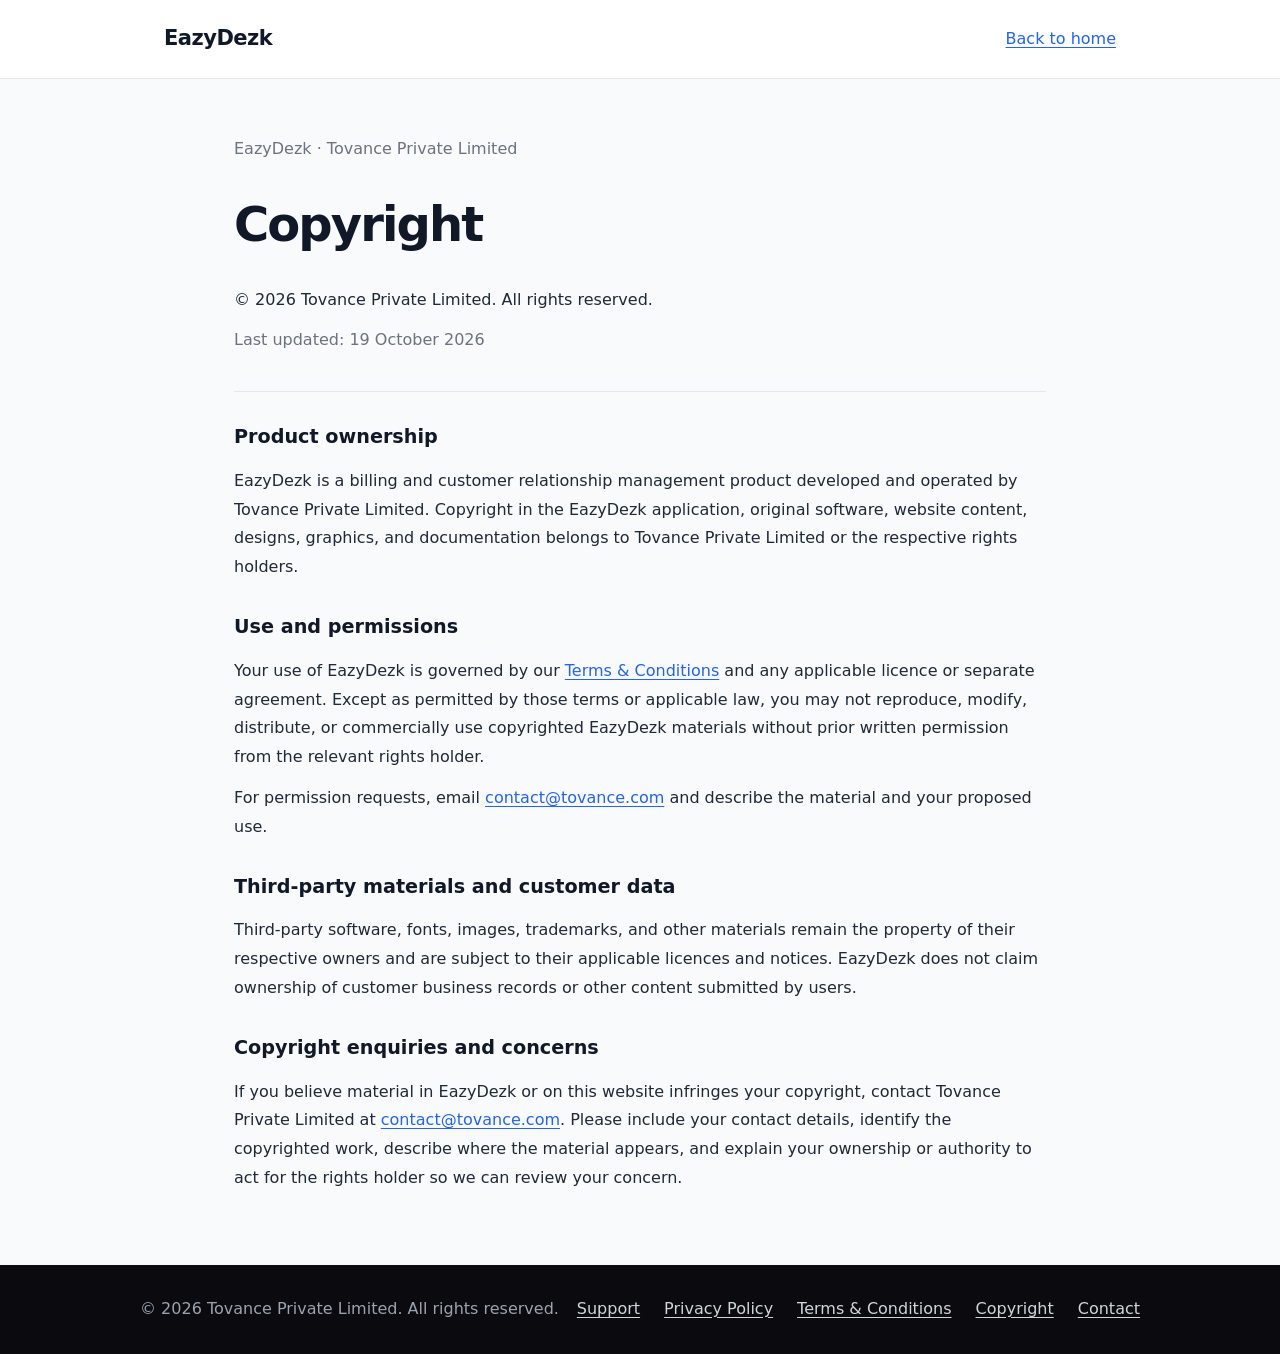
<file: copyright.html>
<!DOCTYPE html>
<html lang="en">
<head>
<meta charset="UTF-8">
<meta name="viewport" content="width=device-width, initial-scale=1">
<meta name="description" content="Copyright and ownership information for EazyDezk, developed by Tovance Private Limited. Contact us about permissions or copyright concerns.">
<title>Copyright | EazyDezk</title>
<link rel="stylesheet" href="legal.css">
</head>
<body>
<a class="skip" href="#main">Skip to content</a>
<header><nav aria-label="Main navigation"><a class="brand" href="index.html">EazyDezk</a><a href="index.html">Back to home</a></nav></header>
<main id="main">
  <div class="intro">
    <p class="meta">EazyDezk · Tovance Private Limited</p>
    <h1>Copyright</h1>
    <p>© 2026 Tovance Private Limited. All rights reserved.</p>
    <p class="meta">Last updated: 19 October 2026</p>
  </div>
  <section aria-labelledby="ownership">
    <h2 id="ownership">Product ownership</h2>
    <p>EazyDezk is a billing and customer relationship management product developed and operated by Tovance Private Limited. Copyright in the EazyDezk application, original software, website content, designs, graphics, and documentation belongs to Tovance Private Limited or the respective rights holders.</p>
  </section>
  <section aria-labelledby="permissions">
    <h2 id="permissions">Use and permissions</h2>
    <p>Your use of EazyDezk is governed by our <a href="terms-and-conditions.html">Terms &amp; Conditions</a> and any applicable licence or separate agreement. Except as permitted by those terms or applicable law, you may not reproduce, modify, distribute, or commercially use copyrighted EazyDezk materials without prior written permission from the relevant rights holder.</p>
    <p>For permission requests, email <a href="mailto:contact@tovance.com?subject=EazyDezk%20Copyright%20Permission">contact@tovance.com</a> and describe the material and your proposed use.</p>
  </section>
  <section aria-labelledby="third-party">
    <h2 id="third-party">Third-party materials and customer data</h2>
    <p>Third-party software, fonts, images, trademarks, and other materials remain the property of their respective owners and are subject to their applicable licences and notices. EazyDezk does not claim ownership of customer business records or other content submitted by users.</p>
  </section>
  <section aria-labelledby="concerns">
    <h2 id="concerns">Copyright enquiries and concerns</h2>
    <p>If you believe material in EazyDezk or on this website infringes your copyright, contact Tovance Private Limited at <a href="mailto:contact@tovance.com?subject=EazyDezk%20Copyright%20Concern">contact@tovance.com</a>. Please include your contact details, identify the copyrighted work, describe where the material appears, and explain your ownership or authority to act for the rights holder so we can review your concern.</p>
  </section>
</main>
<footer><div class="wrap"><span>© 2026 Tovance Private Limited. All rights reserved.</span><div class="links"><a href="support.html">Support</a><a href="privacy-policy.html">Privacy Policy</a><a href="terms-and-conditions.html">Terms &amp; Conditions</a><a href="copyright.html" aria-current="page">Copyright</a><a href="mailto:contact@tovance.com">Contact</a></div></div></footer>
</body>
</html>
</file>
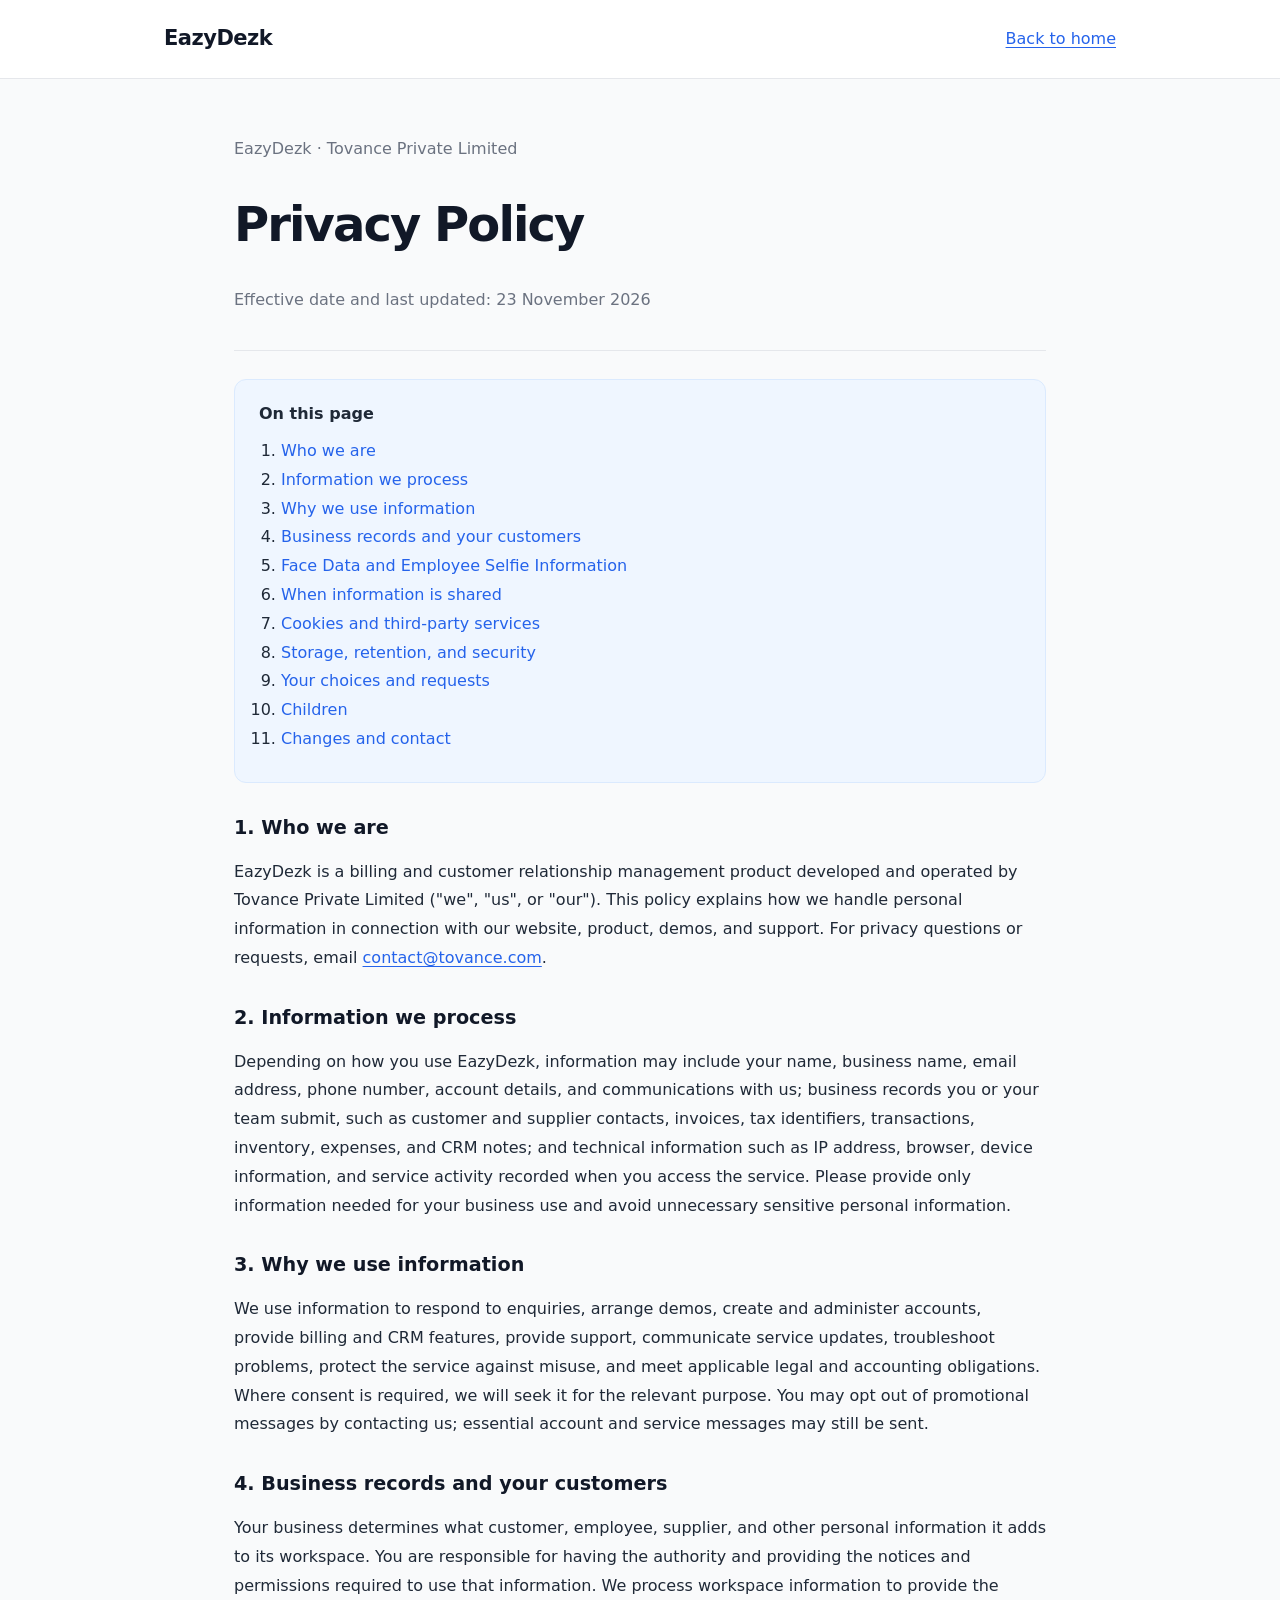
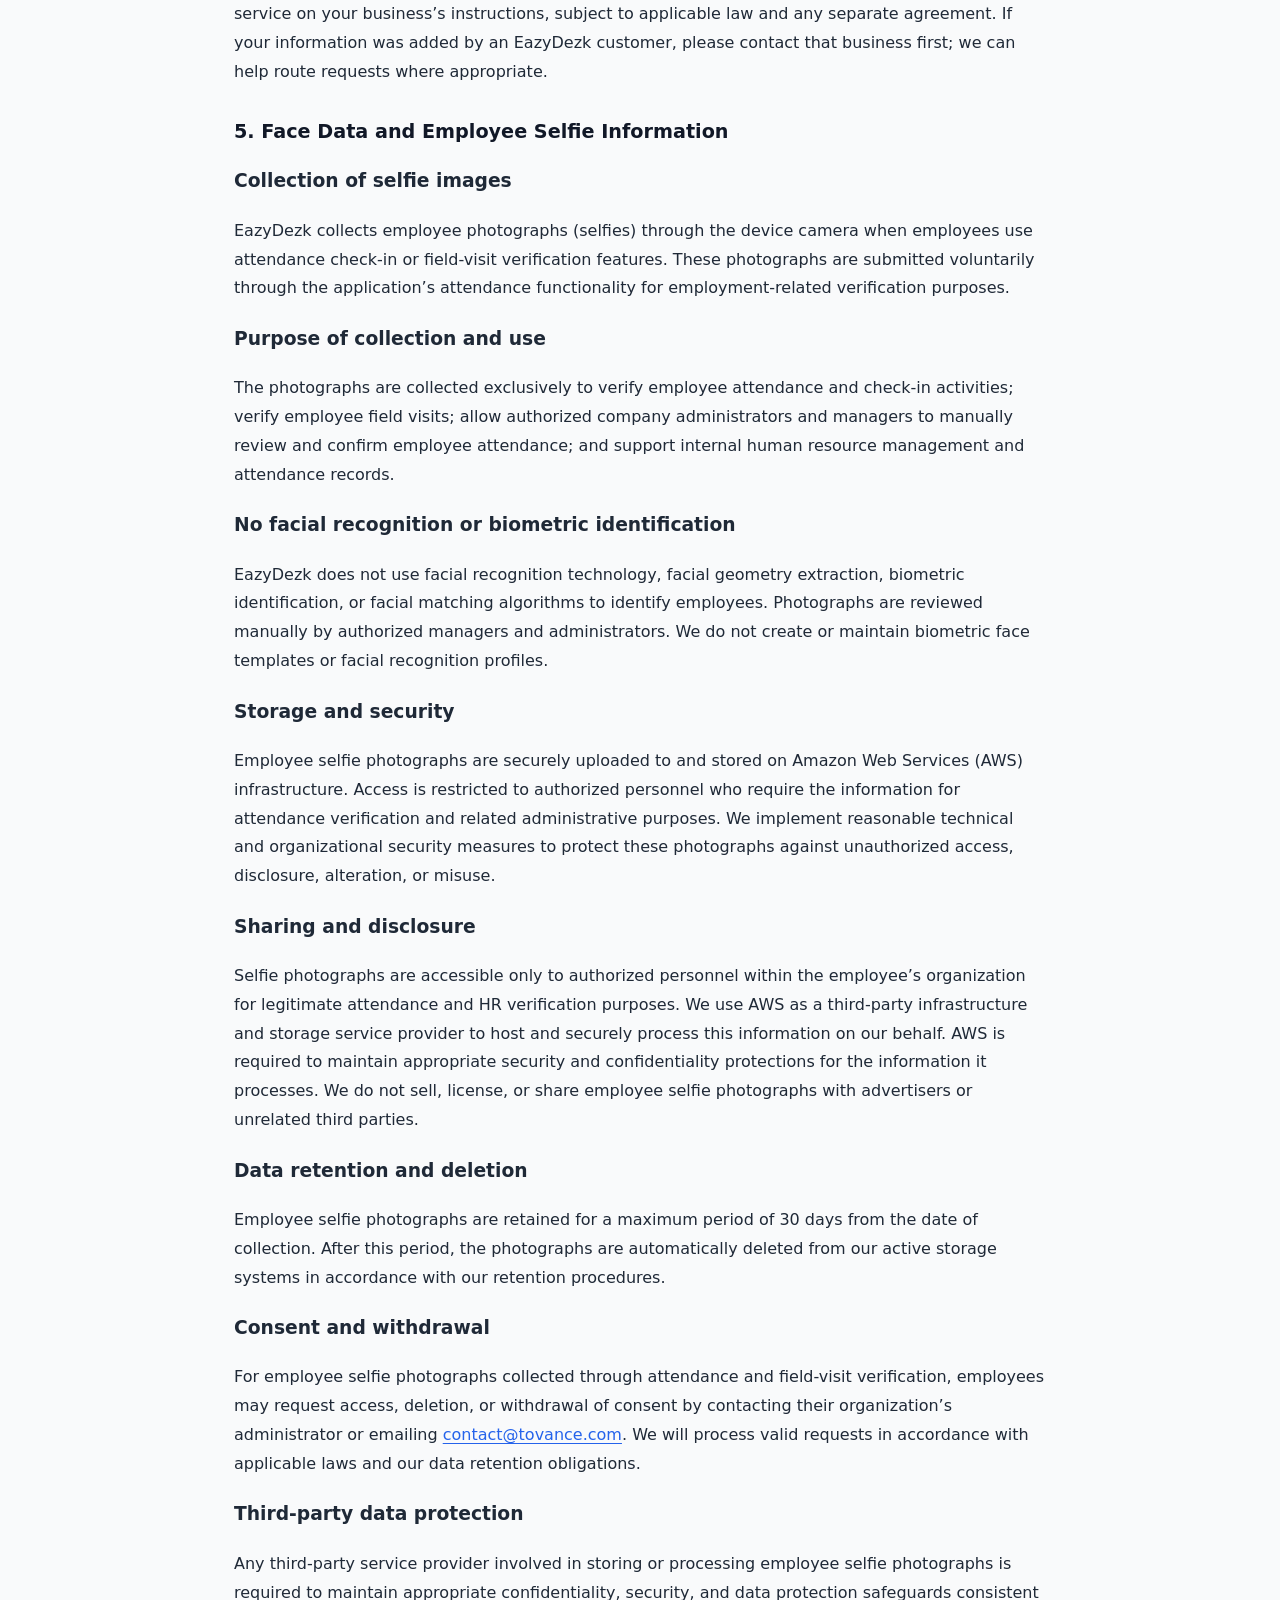
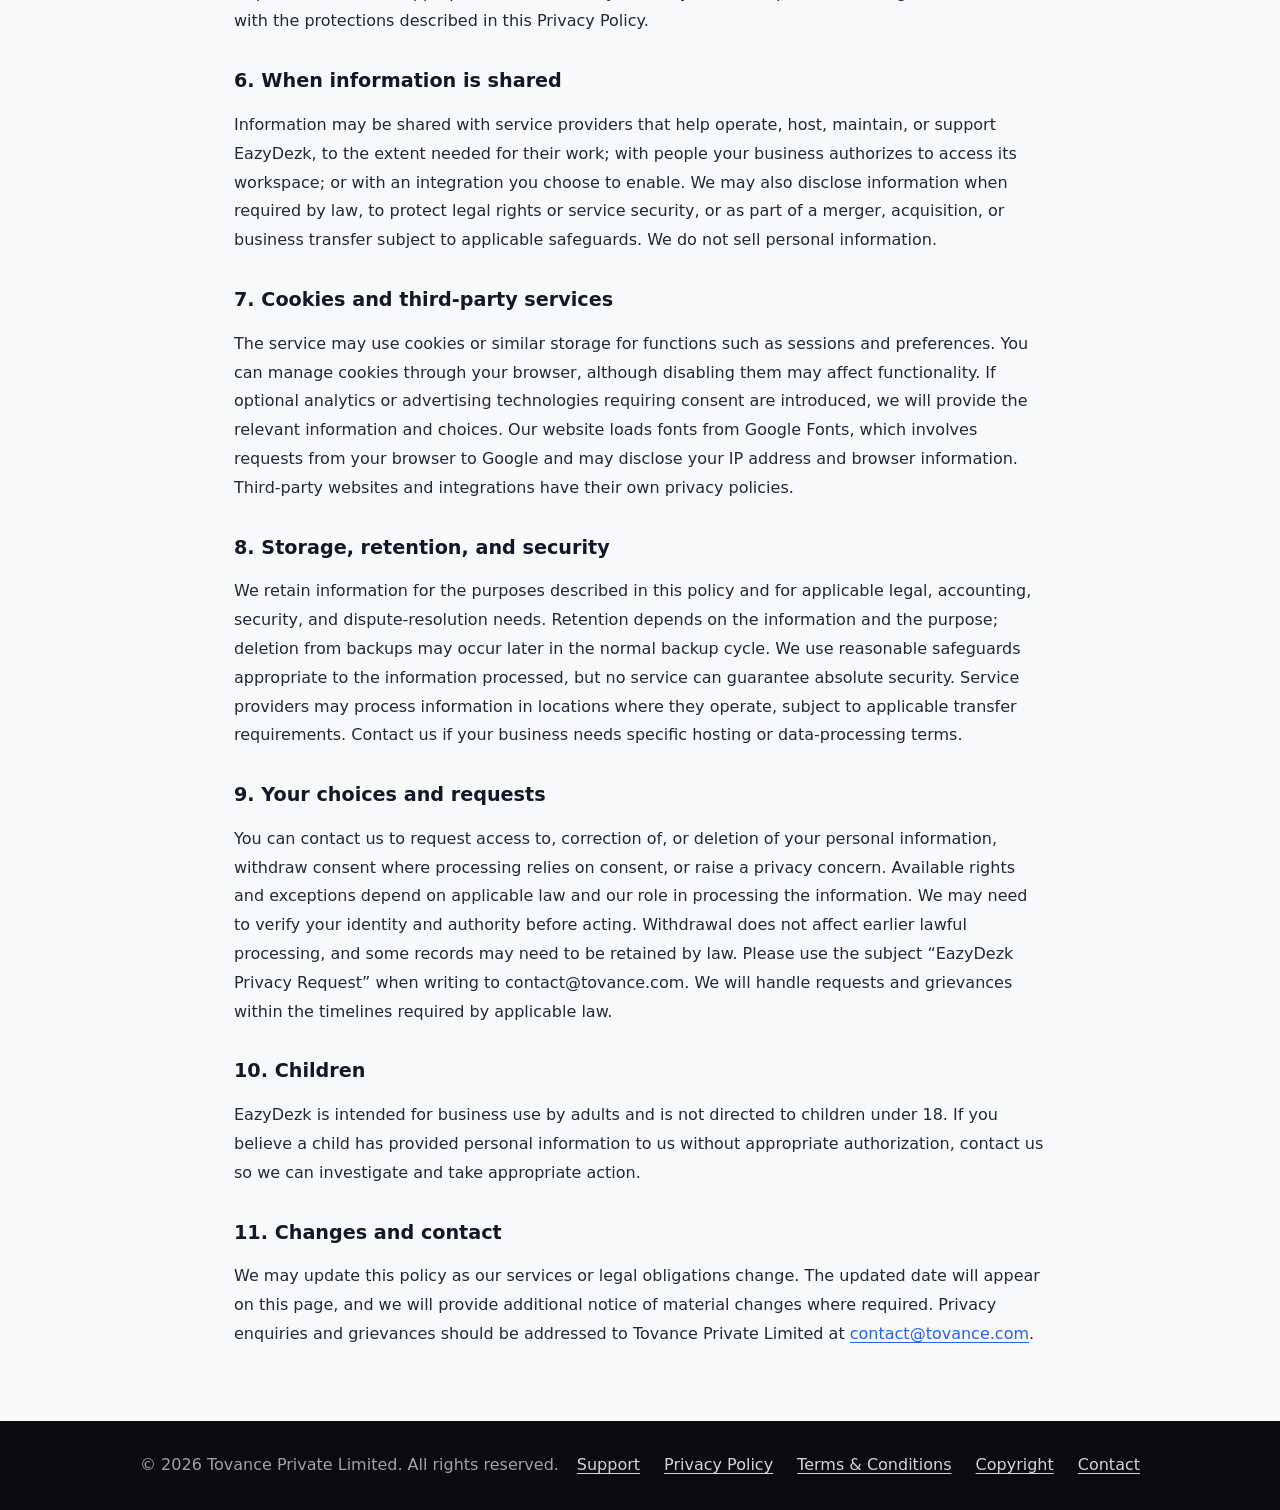
<file: privacy-policy.html>
<!DOCTYPE html>
<html lang="en"><head><meta charset="UTF-8"><meta name="viewport" content="width=device-width, initial-scale=1"><meta name="description" content="Privacy Policy for EazyDezk, a product developed by Tovance Private Limited."><title>Privacy Policy | EazyDezk</title><link rel="stylesheet" href="legal.css"></head>
<body><a class="skip" href="#main">Skip to content</a><header><nav aria-label="Main navigation"><a class="brand" href="index.html">EazyDezk</a><a href="index.html">Back to home</a></nav></header>
<main id="main"><div class="intro"><p class="meta">EazyDezk · Tovance Private Limited</p><h1>Privacy Policy</h1><p class="meta">Effective date and last updated: 23 November 2026</p></div><div class="contents"><strong>On this page</strong><ol><li><a href="#section-1">Who we are</a></li><li><a href="#section-2">Information we process</a></li><li><a href="#section-3">Why we use information</a></li><li><a href="#section-4">Business records and your customers</a></li><li><a href="#section-5">Face Data and Employee Selfie Information</a></li><li><a href="#section-7">When information is shared</a></li><li><a href="#section-8">Cookies and third-party services</a></li><li><a href="#section-9">Storage, retention, and security</a></li><li><a href="#section-10">Your choices and requests</a></li><li><a href="#section-10">Children</a></li><li><a href="#section-11">Changes and contact</a></li></ol></div><section id="section-1" aria-labelledby="heading-1"><h2 id="heading-1">1. Who we are</h2><p>EazyDezk is a billing and customer relationship management product developed and operated by Tovance Private Limited ("we", "us", or "our"). This policy explains how we handle personal information in connection with our website, product, demos, and support. For privacy questions or requests, email <a href="mailto:contact@tovance.com">contact@tovance.com</a>.</p></section>
<section id="section-2" aria-labelledby="heading-2"><h2 id="heading-2">2. Information we process</h2><p>Depending on how you use EazyDezk, information may include your name, business name, email address, phone number, account details, and communications with us; business records you or your team submit, such as customer and supplier contacts, invoices, tax identifiers, transactions, inventory, expenses, and CRM notes; and technical information such as IP address, browser, device information, and service activity recorded when you access the service. Please provide only information needed for your business use and avoid unnecessary sensitive personal information.</p></section>
<section id="section-3" aria-labelledby="heading-3"><h2 id="heading-3">3. Why we use information</h2><p>We use information to respond to enquiries, arrange demos, create and administer accounts, provide billing and CRM features, provide support, communicate service updates, troubleshoot problems, protect the service against misuse, and meet applicable legal and accounting obligations. Where consent is required, we will seek it for the relevant purpose. You may opt out of promotional messages by contacting us; essential account and service messages may still be sent.</p></section>
<section id="section-4" aria-labelledby="heading-4"><h2 id="heading-4">4. Business records and your customers</h2><p>Your business determines what customer, employee, supplier, and other personal information it adds to its workspace. You are responsible for having the authority and providing the notices and permissions required to use that information. We process workspace information to provide the service on your business’s instructions, subject to applicable law and any separate agreement. If your information was added by an EazyDezk customer, please contact that business first; we can help route requests where appropriate.</p></section>
<section id="section-5" aria-labelledby="heading-5"><h2 id="heading-5">5. Face Data and Employee Selfie Information</h2><h3>Collection of selfie images</h3><p>EazyDezk collects employee photographs (selfies) through the device camera when employees use attendance check-in or field-visit verification features. These photographs are submitted voluntarily through the application’s attendance functionality for employment-related verification purposes.</p><h3>Purpose of collection and use</h3><p>The photographs are collected exclusively to verify employee attendance and check-in activities; verify employee field visits; allow authorized company administrators and managers to manually review and confirm employee attendance; and support internal human resource management and attendance records.</p><h3>No facial recognition or biometric identification</h3><p>EazyDezk does not use facial recognition technology, facial geometry extraction, biometric identification, or facial matching algorithms to identify employees. Photographs are reviewed manually by authorized managers and administrators. We do not create or maintain biometric face templates or facial recognition profiles.</p><h3>Storage and security</h3><p>Employee selfie photographs are securely uploaded to and stored on Amazon Web Services (AWS) infrastructure. Access is restricted to authorized personnel who require the information for attendance verification and related administrative purposes. We implement reasonable technical and organizational security measures to protect these photographs against unauthorized access, disclosure, alteration, or misuse.</p><h3>Sharing and disclosure</h3><p>Selfie photographs are accessible only to authorized personnel within the employee’s organization for legitimate attendance and HR verification purposes. We use AWS as a third-party infrastructure and storage service provider to host and securely process this information on our behalf. AWS is required to maintain appropriate security and confidentiality protections for the information it processes. We do not sell, license, or share employee selfie photographs with advertisers or unrelated third parties.</p><h3>Data retention and deletion</h3><p>Employee selfie photographs are retained for a maximum period of 30 days from the date of collection. After this period, the photographs are automatically deleted from our active storage systems in accordance with our retention procedures.</p><h3>Consent and withdrawal</h3><p>For employee selfie photographs collected through attendance and field-visit verification, employees may request access, deletion, or withdrawal of consent by contacting their organization’s administrator or emailing <a href="mailto:contact@tovance.com?subject=EazyDezk%20Privacy%20Request">contact@tovance.com</a>. We will process valid requests in accordance with applicable laws and our data retention obligations.</p><h3>Third-party data protection</h3><p>Any third-party service provider involved in storing or processing employee selfie photographs is required to maintain appropriate confidentiality, security, and data protection safeguards consistent with the protections described in this Privacy Policy.</p></section>
<section id="section-6" aria-labelledby="heading-6"><h2 id="heading-6">6. When information is shared</h2><p>Information may be shared with service providers that help operate, host, maintain, or support EazyDezk, to the extent needed for their work; with people your business authorizes to access its workspace; or with an integration you choose to enable. We may also disclose information when required by law, to protect legal rights or service security, or as part of a merger, acquisition, or business transfer subject to applicable safeguards. We do not sell personal information.</p></section>
<section id="section-7" aria-labelledby="heading-7"><h2 id="heading-7">7. Cookies and third-party services</h2><p>The service may use cookies or similar storage for functions such as sessions and preferences. You can manage cookies through your browser, although disabling them may affect functionality. If optional analytics or advertising technologies requiring consent are introduced, we will provide the relevant information and choices. Our website loads fonts from Google Fonts, which involves requests from your browser to Google and may disclose your IP address and browser information. Third-party websites and integrations have their own privacy policies.</p></section>
<section id="section-8" aria-labelledby="heading-8"><h2 id="heading-8">8. Storage, retention, and security</h2><p>We retain information for the purposes described in this policy and for applicable legal, accounting, security, and dispute-resolution needs. Retention depends on the information and the purpose; deletion from backups may occur later in the normal backup cycle. We use reasonable safeguards appropriate to the information processed, but no service can guarantee absolute security. Service providers may process information in locations where they operate, subject to applicable transfer requirements. Contact us if your business needs specific hosting or data-processing terms.</p></section>
<section id="section-9" aria-labelledby="heading-9"><h2 id="heading-9">9. Your choices and requests</h2><p>You can contact us to request access to, correction of, or deletion of your personal information, withdraw consent where processing relies on consent, or raise a privacy concern. Available rights and exceptions depend on applicable law and our role in processing the information. We may need to verify your identity and authority before acting. Withdrawal does not affect earlier lawful processing, and some records may need to be retained by law. Please use the subject “EazyDezk Privacy Request” when writing to contact@tovance.com. We will handle requests and grievances within the timelines required by applicable law.</p></section>
<section id="section-10" aria-labelledby="heading-10"><h2 id="heading-10">10. Children</h2><p>EazyDezk is intended for business use by adults and is not directed to children under 18. If you believe a child has provided personal information to us without appropriate authorization, contact us so we can investigate and take appropriate action.</p></section>
<section id="section-11" aria-labelledby="heading-11"><h2 id="heading-11">11. Changes and contact</h2><p>We may update this policy as our services or legal obligations change. The updated date will appear on this page, and we will provide additional notice of material changes where required. Privacy enquiries and grievances should be addressed to Tovance Private Limited at <a href="mailto:contact@tovance.com">contact@tovance.com</a>.</p></section></main>
<footer><div class="wrap"><span>© 2026 Tovance Private Limited. All rights reserved.</span><div class="links"><a href="support.html">Support</a><a href="privacy-policy.html">Privacy Policy</a><a href="terms-and-conditions.html">Terms &amp; Conditions</a><a href="copyright.html">Copyright</a><a href="mailto:contact@tovance.com">Contact</a></div></div></footer></body></html>
</file>
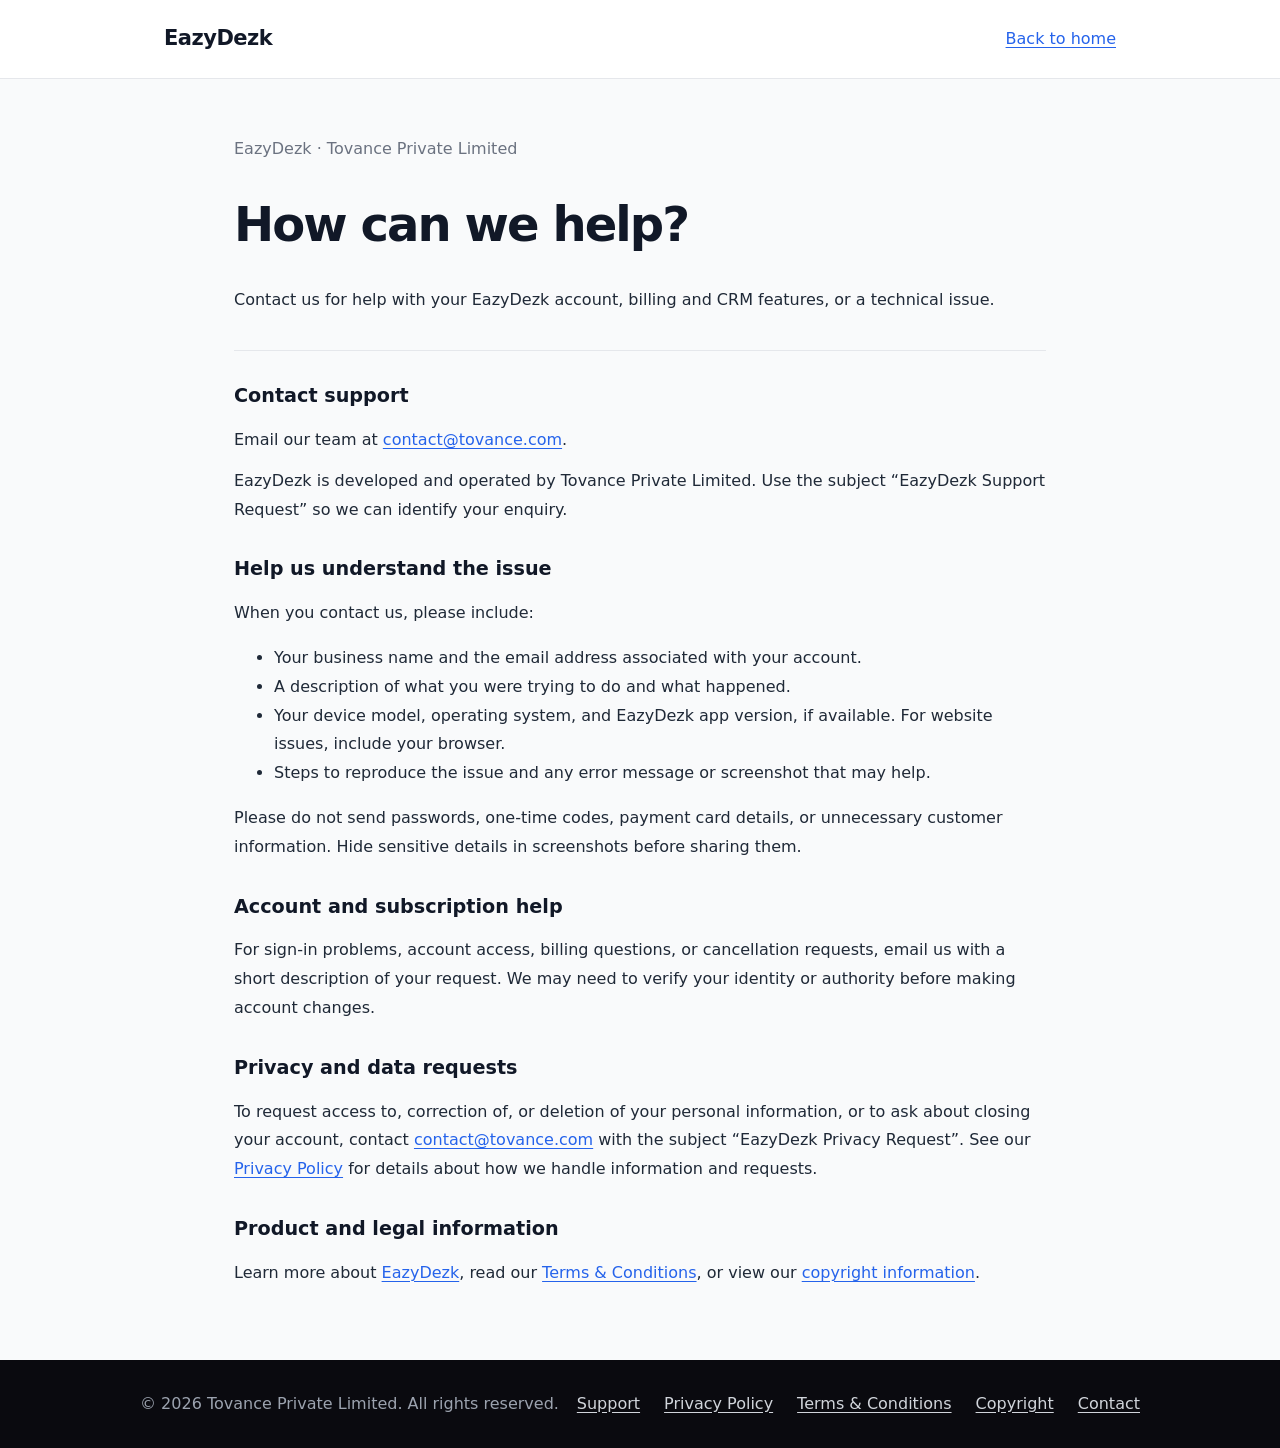
<file: support.html>
<!DOCTYPE html>
<html lang="en">
<head>
<meta charset="UTF-8">
<meta name="viewport" content="width=device-width, initial-scale=1">
<meta name="description" content="Get help with EazyDezk accounts, billing, CRM, and technical issues. Contact the support team at Tovance Private Limited.">
<title>Support | EazyDezk</title>
<link rel="stylesheet" href="legal.css">
</head>
<body>
<a class="skip" href="#main">Skip to content</a>
<header><nav aria-label="Main navigation"><a class="brand" href="index.html">EazyDezk</a><a href="index.html">Back to home</a></nav></header>
<main id="main">
  <div class="intro">
    <p class="meta">EazyDezk · Tovance Private Limited</p>
    <h1>How can we help?</h1>
    <p>Contact us for help with your EazyDezk account, billing and CRM features, or a technical issue.</p>
  </div>
  <section aria-labelledby="contact">
    <h2 id="contact">Contact support</h2>
    <p>Email our team at <a href="mailto:contact@tovance.com?subject=EazyDezk%20Support%20Request">contact@tovance.com</a>.</p>
    <p>EazyDezk is developed and operated by Tovance Private Limited. Use the subject “EazyDezk Support Request” so we can identify your enquiry.</p>
  </section>
  <section aria-labelledby="details">
    <h2 id="details">Help us understand the issue</h2>
    <p>When you contact us, please include:</p>
    <ul>
      <li>Your business name and the email address associated with your account.</li>
      <li>A description of what you were trying to do and what happened.</li>
      <li>Your device model, operating system, and EazyDezk app version, if available. For website issues, include your browser.</li>
      <li>Steps to reproduce the issue and any error message or screenshot that may help.</li>
    </ul>
    <p>Please do not send passwords, one-time codes, payment card details, or unnecessary customer information. Hide sensitive details in screenshots before sharing them.</p>
  </section>
  <section aria-labelledby="account">
    <h2 id="account">Account and subscription help</h2>
    <p>For sign-in problems, account access, billing questions, or cancellation requests, email us with a short description of your request. We may need to verify your identity or authority before making account changes.</p>
  </section>
  <section aria-labelledby="privacy">
    <h2 id="privacy">Privacy and data requests</h2>
    <p>To request access to, correction of, or deletion of your personal information, or to ask about closing your account, contact <a href="mailto:contact@tovance.com?subject=EazyDezk%20Privacy%20Request">contact@tovance.com</a> with the subject “EazyDezk Privacy Request”. See our <a href="privacy-policy.html">Privacy Policy</a> for details about how we handle information and requests.</p>
  </section>
  <section aria-labelledby="related">
    <h2 id="related">Product and legal information</h2>
    <p>Learn more about <a href="index.html">EazyDezk</a>, read our <a href="terms-and-conditions.html">Terms &amp; Conditions</a>, or view our <a href="copyright.html">copyright information</a>.</p>
  </section>
</main>
<footer><div class="wrap"><span>© 2026 Tovance Private Limited. All rights reserved.</span><div class="links"><a href="support.html" aria-current="page">Support</a><a href="privacy-policy.html">Privacy Policy</a><a href="terms-and-conditions.html">Terms &amp; Conditions</a><a href="copyright.html">Copyright</a><a href="mailto:contact@tovance.com">Contact</a></div></div></footer>
</body>
</html>
</file>
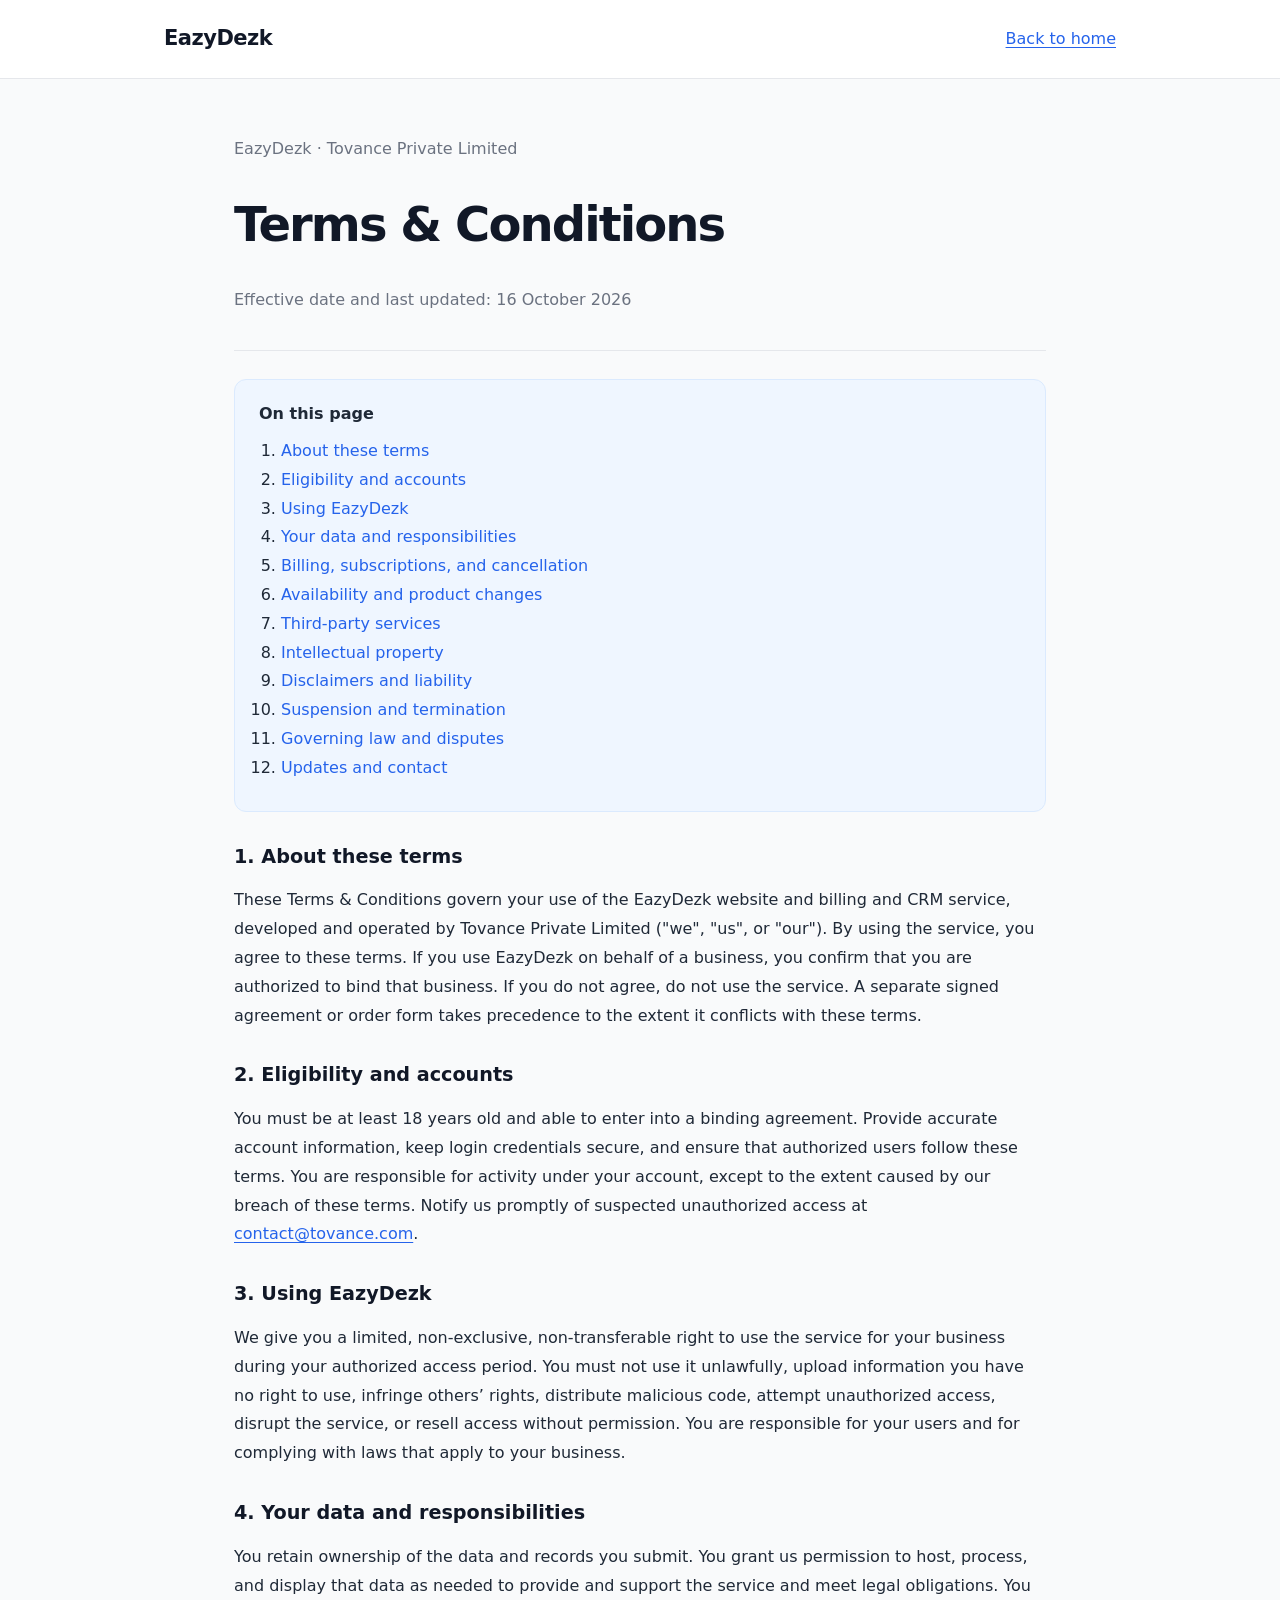
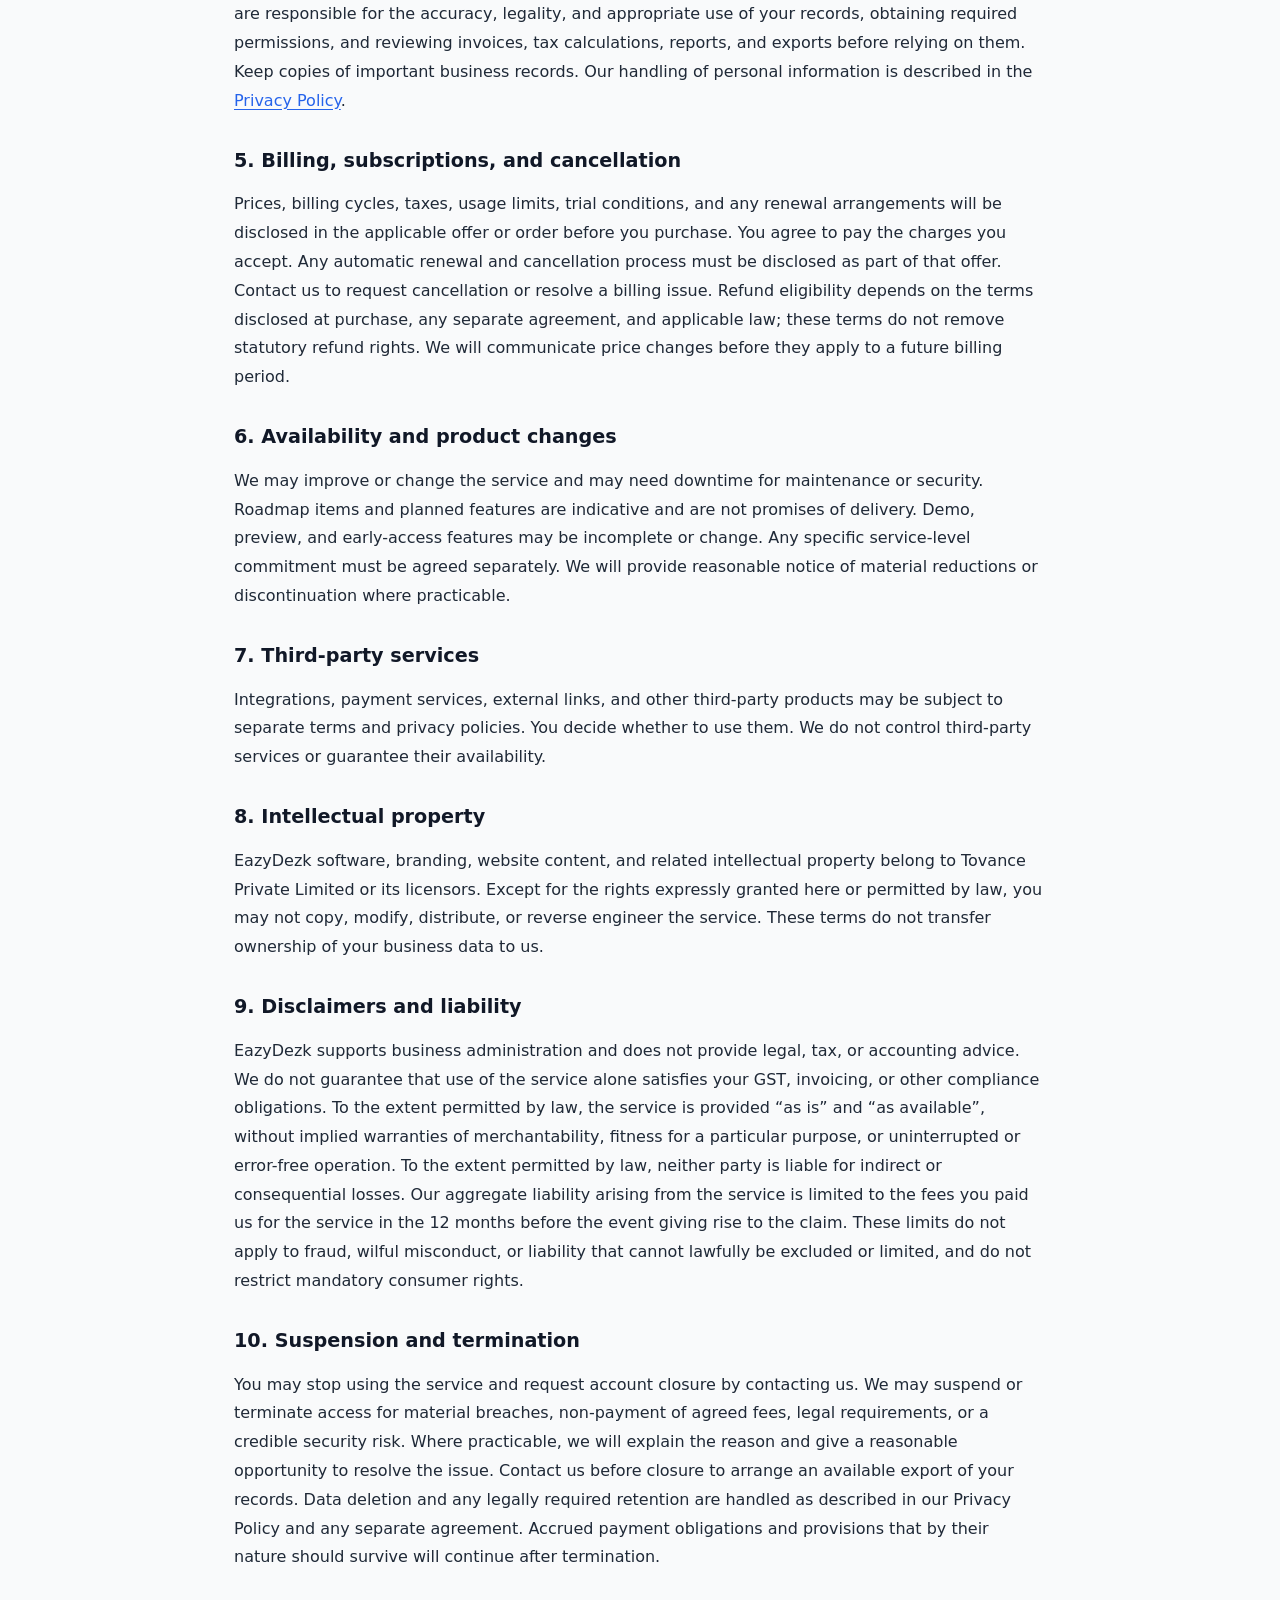
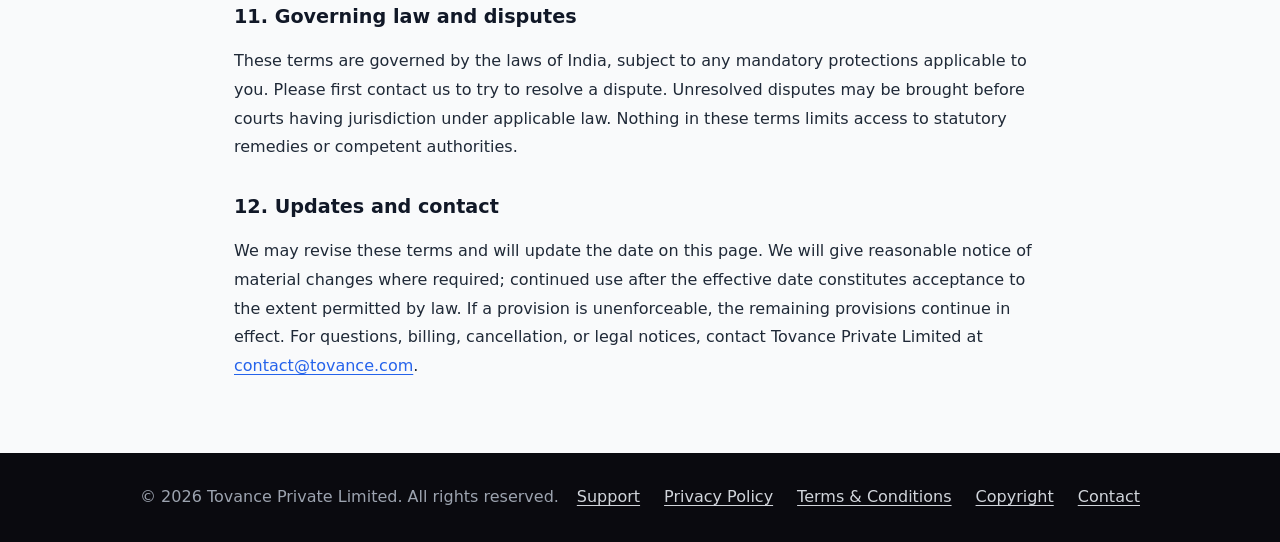
<file: terms-and-conditions.html>
<!DOCTYPE html>
<html lang="en"><head><meta charset="UTF-8"><meta name="viewport" content="width=device-width, initial-scale=1"><meta name="description" content="Terms &amp; Conditions for EazyDezk, a product developed by Tovance Private Limited."><title>Terms &amp; Conditions | EazyDezk</title><link rel="stylesheet" href="legal.css"></head>
<body><a class="skip" href="#main">Skip to content</a><header><nav aria-label="Main navigation"><a class="brand" href="index.html">EazyDezk</a><a href="index.html">Back to home</a></nav></header>
<main id="main"><div class="intro"><p class="meta">EazyDezk · Tovance Private Limited</p><h1>Terms &amp; Conditions</h1><p class="meta">Effective date and last updated: 16 October 2026</p></div><div class="contents"><strong>On this page</strong><ol><li><a href="#section-1">About these terms</a></li><li><a href="#section-2">Eligibility and accounts</a></li><li><a href="#section-3">Using EazyDezk</a></li><li><a href="#section-4">Your data and responsibilities</a></li><li><a href="#section-5">Billing, subscriptions, and cancellation</a></li><li><a href="#section-6">Availability and product changes</a></li><li><a href="#section-7">Third-party services</a></li><li><a href="#section-8">Intellectual property</a></li><li><a href="#section-9">Disclaimers and liability</a></li><li><a href="#section-10">Suspension and termination</a></li><li><a href="#section-11">Governing law and disputes</a></li><li><a href="#section-12">Updates and contact</a></li></ol></div><section id="section-1" aria-labelledby="heading-1"><h2 id="heading-1">1. About these terms</h2><p>These Terms &amp; Conditions govern your use of the EazyDezk website and billing and CRM service, developed and operated by Tovance Private Limited ("we", "us", or "our"). By using the service, you agree to these terms. If you use EazyDezk on behalf of a business, you confirm that you are authorized to bind that business. If you do not agree, do not use the service. A separate signed agreement or order form takes precedence to the extent it conflicts with these terms.</p></section>
<section id="section-2" aria-labelledby="heading-2"><h2 id="heading-2">2. Eligibility and accounts</h2><p>You must be at least 18 years old and able to enter into a binding agreement. Provide accurate account information, keep login credentials secure, and ensure that authorized users follow these terms. You are responsible for activity under your account, except to the extent caused by our breach of these terms. Notify us promptly of suspected unauthorized access at <a href="mailto:contact@tovance.com">contact@tovance.com</a>.</p></section>
<section id="section-3" aria-labelledby="heading-3"><h2 id="heading-3">3. Using EazyDezk</h2><p>We give you a limited, non-exclusive, non-transferable right to use the service for your business during your authorized access period. You must not use it unlawfully, upload information you have no right to use, infringe others’ rights, distribute malicious code, attempt unauthorized access, disrupt the service, or resell access without permission. You are responsible for your users and for complying with laws that apply to your business.</p></section>
<section id="section-4" aria-labelledby="heading-4"><h2 id="heading-4">4. Your data and responsibilities</h2><p>You retain ownership of the data and records you submit. You grant us permission to host, process, and display that data as needed to provide and support the service and meet legal obligations. You are responsible for the accuracy, legality, and appropriate use of your records, obtaining required permissions, and reviewing invoices, tax calculations, reports, and exports before relying on them. Keep copies of important business records. Our handling of personal information is described in the <a href="privacy-policy.html">Privacy Policy</a>.</p></section>
<section id="section-5" aria-labelledby="heading-5"><h2 id="heading-5">5. Billing, subscriptions, and cancellation</h2><p>Prices, billing cycles, taxes, usage limits, trial conditions, and any renewal arrangements will be disclosed in the applicable offer or order before you purchase. You agree to pay the charges you accept. Any automatic renewal and cancellation process must be disclosed as part of that offer. Contact us to request cancellation or resolve a billing issue. Refund eligibility depends on the terms disclosed at purchase, any separate agreement, and applicable law; these terms do not remove statutory refund rights. We will communicate price changes before they apply to a future billing period.</p></section>
<section id="section-6" aria-labelledby="heading-6"><h2 id="heading-6">6. Availability and product changes</h2><p>We may improve or change the service and may need downtime for maintenance or security. Roadmap items and planned features are indicative and are not promises of delivery. Demo, preview, and early-access features may be incomplete or change. Any specific service-level commitment must be agreed separately. We will provide reasonable notice of material reductions or discontinuation where practicable.</p></section>
<section id="section-7" aria-labelledby="heading-7"><h2 id="heading-7">7. Third-party services</h2><p>Integrations, payment services, external links, and other third-party products may be subject to separate terms and privacy policies. You decide whether to use them. We do not control third-party services or guarantee their availability.</p></section>
<section id="section-8" aria-labelledby="heading-8"><h2 id="heading-8">8. Intellectual property</h2><p>EazyDezk software, branding, website content, and related intellectual property belong to Tovance Private Limited or its licensors. Except for the rights expressly granted here or permitted by law, you may not copy, modify, distribute, or reverse engineer the service. These terms do not transfer ownership of your business data to us.</p></section>
<section id="section-9" aria-labelledby="heading-9"><h2 id="heading-9">9. Disclaimers and liability</h2><p>EazyDezk supports business administration and does not provide legal, tax, or accounting advice. We do not guarantee that use of the service alone satisfies your GST, invoicing, or other compliance obligations. To the extent permitted by law, the service is provided “as is” and “as available”, without implied warranties of merchantability, fitness for a particular purpose, or uninterrupted or error-free operation. To the extent permitted by law, neither party is liable for indirect or consequential losses. Our aggregate liability arising from the service is limited to the fees you paid us for the service in the 12 months before the event giving rise to the claim. These limits do not apply to fraud, wilful misconduct, or liability that cannot lawfully be excluded or limited, and do not restrict mandatory consumer rights.</p></section>
<section id="section-10" aria-labelledby="heading-10"><h2 id="heading-10">10. Suspension and termination</h2><p>You may stop using the service and request account closure by contacting us. We may suspend or terminate access for material breaches, non-payment of agreed fees, legal requirements, or a credible security risk. Where practicable, we will explain the reason and give a reasonable opportunity to resolve the issue. Contact us before closure to arrange an available export of your records. Data deletion and any legally required retention are handled as described in our Privacy Policy and any separate agreement. Accrued payment obligations and provisions that by their nature should survive will continue after termination.</p></section>
<section id="section-11" aria-labelledby="heading-11"><h2 id="heading-11">11. Governing law and disputes</h2><p>These terms are governed by the laws of India, subject to any mandatory protections applicable to you. Please first contact us to try to resolve a dispute. Unresolved disputes may be brought before courts having jurisdiction under applicable law. Nothing in these terms limits access to statutory remedies or competent authorities.</p></section>
<section id="section-12" aria-labelledby="heading-12"><h2 id="heading-12">12. Updates and contact</h2><p>We may revise these terms and will update the date on this page. We will give reasonable notice of material changes where required; continued use after the effective date constitutes acceptance to the extent permitted by law. If a provision is unenforceable, the remaining provisions continue in effect. For questions, billing, cancellation, or legal notices, contact Tovance Private Limited at <a href="mailto:contact@tovance.com">contact@tovance.com</a>.</p></section></main>
<footer><div class="wrap"><span>© 2026 Tovance Private Limited. All rights reserved.</span><div class="links"><a href="support.html">Support</a><a href="privacy-policy.html">Privacy Policy</a><a href="terms-and-conditions.html">Terms &amp; Conditions</a><a href="copyright.html">Copyright</a><a href="mailto:contact@tovance.com">Contact</a></div></div></footer></body></html>
</file>
<file: legal.css>
*{box-sizing:border-box}body{margin:0;font-family:Inter,system-ui,sans-serif;color:#1f2937;background:#f9fafb;line-height:1.8}a{color:#2563eb;text-underline-offset:3px}a:focus-visible{outline:3px solid #2563eb;outline-offset:5px}header{background:white;border-bottom:1px solid #e5e7eb}nav{max-width:1000px;margin:auto;padding:20px 24px;display:flex;align-items:center;justify-content:space-between;gap:20px}.brand{font-weight:800;font-size:21px;letter-spacing:-.5px;text-decoration:none;color:#111827}main{max-width:860px;margin:56px auto 72px;padding:0 24px}h1{font-size:clamp(2rem,6vw,3rem);line-height:1.2;letter-spacing:-.04em;color:#111827}h2{font-size:1.2rem;line-height:1.4;color:#111827;margin-top:32px}p{margin:12px 0}.meta{color:#6b7280}.intro{border-bottom:1px solid #e5e7eb;padding-bottom:24px}.contents{background:#eff6ff;border:1px solid #dbeafe;border-radius:12px;padding:20px 24px;margin:28px 0}.contents ol{padding-left:22px;margin:8px 0}.contents a{text-decoration:none}section{scroll-margin-top:24px}footer{background:#0a0a0f;color:#9ca3af;padding:30px 24px}footer .wrap{max-width:1000px;margin:auto;display:flex;justify-content:space-between;flex-wrap:wrap;gap:16px}footer a{color:#d1d5db}footer .links{display:flex;gap:24px;flex-wrap:wrap}.skip{position:absolute;left:24px;top:-100px;background:white;padding:10px}.skip:focus{top:10px}
</file>
